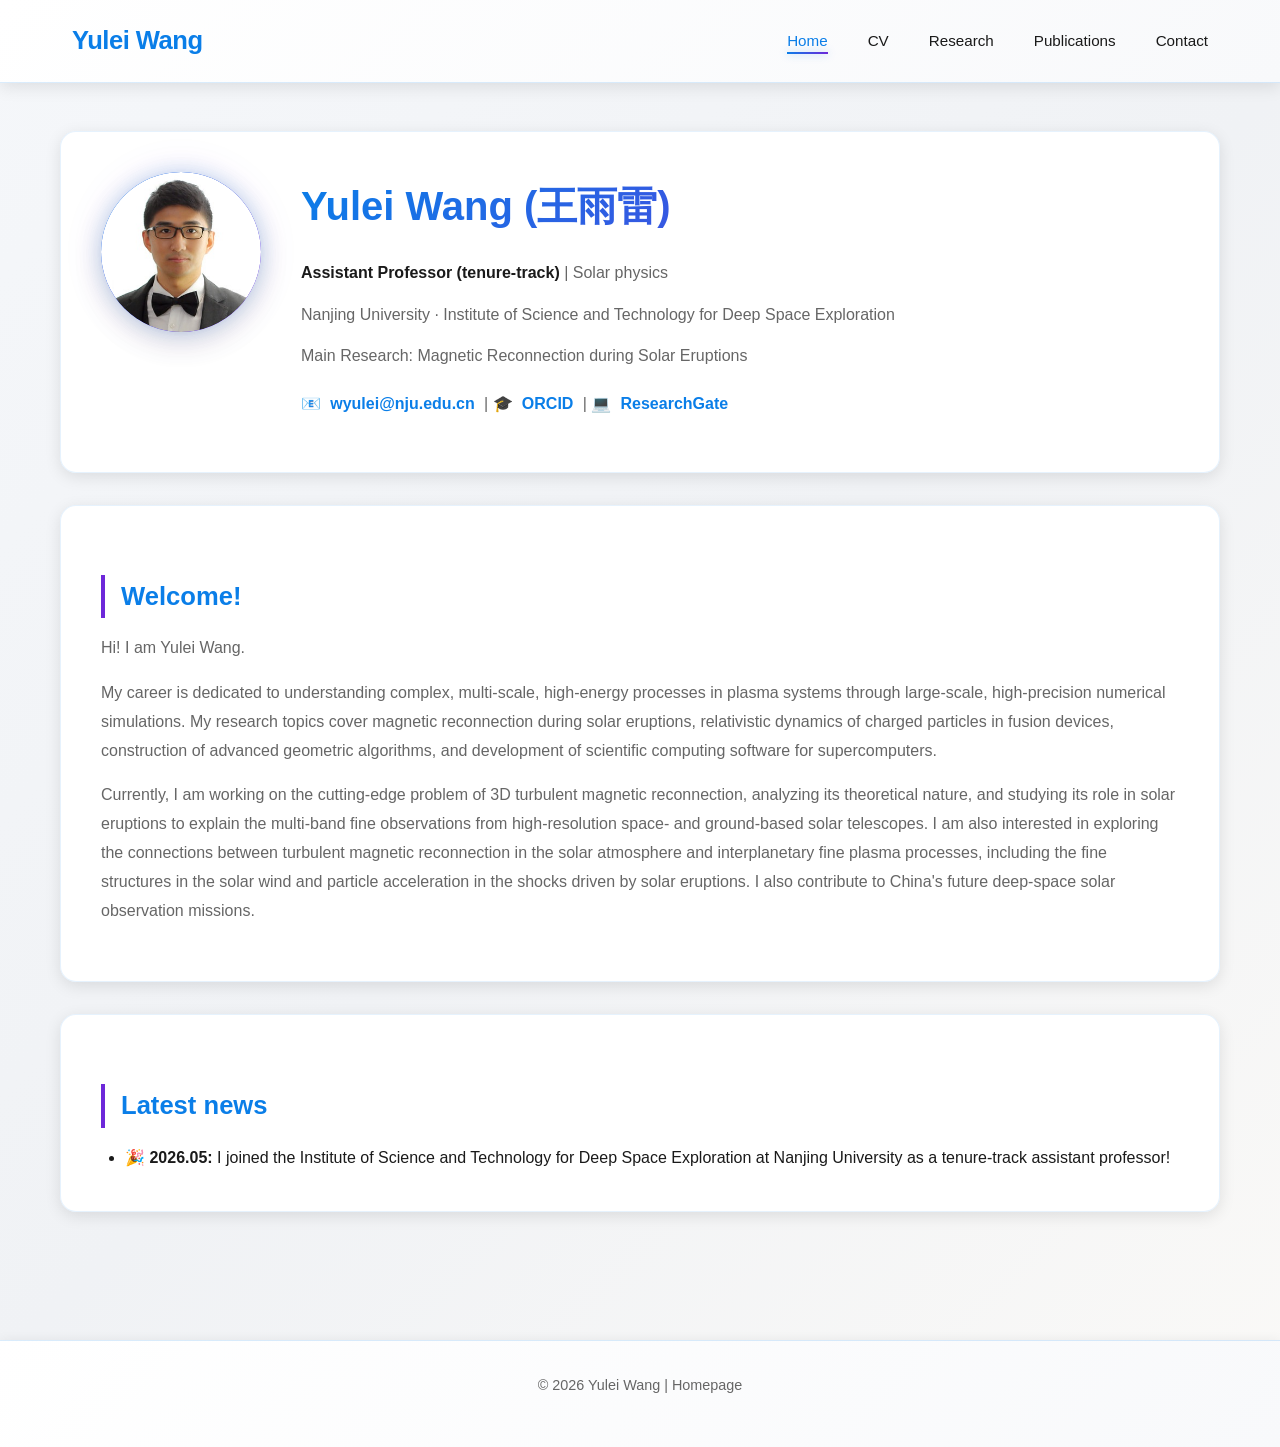
<file: index.html>
<!DOCTYPE html>
<html lang="en">
<head>
    <meta charset="UTF-8">
    <meta name="viewport" content="width=device-width, initial-scale=1.0">
    <title>Yulei Wang | Homepage</title>
    <link rel="stylesheet" href="style.css">
</head>
<body>
    <header>
        <nav>
            <div class="logo"><a href="index.html">Yulei Wang</a></div>
            <ul class="nav-links">
                <li><a href="index.html" class="active">Home</a></li>
                <li><a href="cv.html">CV</a></li>
                <li><a href="research.html">Research</a></li>
                <li><a href="publications.html">Publications</a></li>
                <li><a href="contact.html">Contact</a></li>
            </ul>
        </nav>
    </header>

    <main>
        <div class="container">
            <div class="card">
                <div class="profile">
                    <div class="avatar">
                        <img src="wyl.jpg" alt="Yulei Wang">
                    </div>
                    <div class="bio">
                        <h1>Yulei Wang (王雨雷)</h1>
                        <p><strong>Assistant Professor (tenure-track)</strong> | Solar physics</p>
                        <p>Nanjing University · Institute of Science and Technology for Deep Space Exploration</p>
                        <p>Main Research: Magnetic Reconnection during Solar Eruptions</p>
                        <p style="margin-top: 1.2rem;">
                            📧 <a href="mailto:wyulei@nju.edu.cn">wyulei@nju.edu.cn</a> | 
                            🎓 <a href="https://orcid.org/0000-0001-9863-5917" target="_blank">ORCID</a> | 
                            💻 <a href="https://www.researchgate.net/profile/Yulei-Wang-4" target="_blank">ResearchGate</a>
                        </p>
                    </div>
                </div>
            </div>

            <div class="card">
                <h2>Welcome!</h2>
                <p>Hi! I am Yulei Wang.</p>
                <p>My career is dedicated to understanding complex, multi-scale, high-energy processes in plasma systems through large-scale, high-precision numerical simulations. My research topics cover magnetic reconnection during solar eruptions, relativistic dynamics of charged particles in fusion devices, construction of advanced geometric algorithms, and development of scientific computing software for supercomputers.</p>
                <p>Currently, I am working on the cutting-edge problem of 3D turbulent magnetic reconnection, analyzing its theoretical nature, and studying its role in solar eruptions to explain the multi-band fine observations from high-resolution space- and ground-based solar telescopes. I am also interested in exploring the connections between turbulent magnetic reconnection in the solar atmosphere and interplanetary fine plasma processes, including the fine structures in the solar wind and particle acceleration in the shocks driven by solar eruptions. I also contribute to China's future deep-space solar observation missions.</p>
            </div>

            <div class="card">
                <h2>Latest news</h2>
                <ul style="margin-left: 1.5rem;">
                    <li>🎉 <strong>2026.05:</strong> I joined the Institute of Science and Technology for Deep Space Exploration at Nanjing University as a tenure-track assistant professor!</li>
                </ul>
            </div>
        </div>
    </main>

    <footer>
        <p>© 2026 Yulei Wang | Homepage</p>
    </footer>
</body>
</html>
</file>
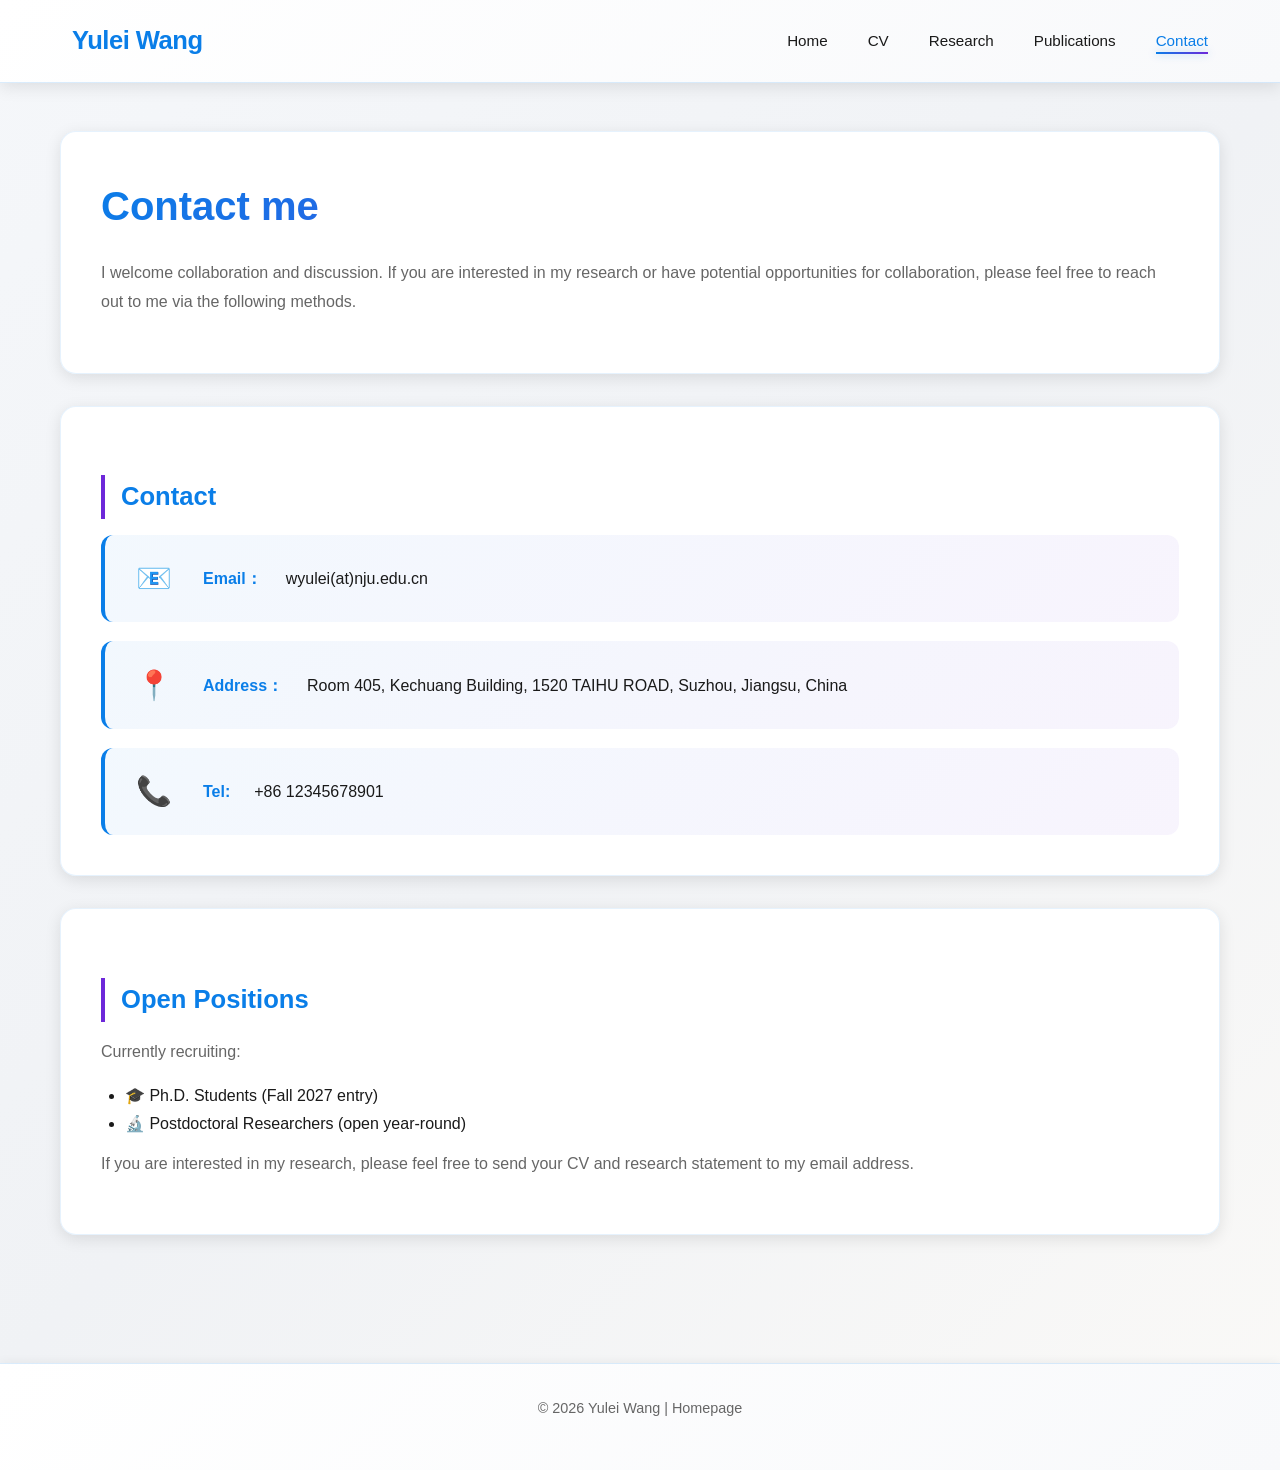
<file: contact.html>
<!DOCTYPE html>
<html lang="en">
<head>
    <meta charset="UTF-8">
    <meta name="viewport" content="width=device-width, initial-scale=1.0">
    <title>Contact - Yulei Wang</title>
    <link rel="stylesheet" href="style.css">
</head>
<body>
    <header>
        <nav>
            <div class="logo"><a href="index.html">Yulei Wang</a></div>
            <ul class="nav-links">
                <li><a href="index.html">Home</a></li>
                <li><a href="cv.html">CV</a></li>
                <li><a href="research.html">Research</a></li>
                <li><a href="publications.html">Publications</a></li>
                <li><a href="contact.html" class="active">Contact</a></li>
            </ul>
        </nav>
    </header>

    <main>
        <div class="container">
            <div class="card">
                <h1>Contact me</h1>
                <p>I welcome collaboration and discussion. If you are interested in my research or have potential opportunities for collaboration, please feel free to reach out to me via the following methods.</p>
            </div>

            <div class="card">
                <h2>Contact</h2>
                <div class="contact-info">
                    <div class="contact-row"><span class="contact-icon">📧</span> <strong>Email：</strong>wyulei(at)nju.edu.cn</div>
                    <div class="contact-row"><span class="contact-icon">📍</span> <strong> Address：</strong>Room 405, Kechuang Building, 1520 TAIHU ROAD, Suzhou, Jiangsu, China</div>
                    <div class="contact-row"><span class="contact-icon">📞</span> <strong>Tel: </strong>+86 12345678901</div>
                </div>
            </div>
            
            <div class="card">
                <h2>Open Positions</h2>
                <p>Currently recruiting:</p>
                <ul style="margin: 0.5rem 0 0 1.5rem;">
                    <li>🎓 Ph.D. Students (Fall 2027 entry)</li>
                    <li>🔬 Postdoctoral Researchers (open year-round)</li>
                </ul>
                <p style="margin-top: 0.8rem;">If you are interested in my research, please feel free to send your CV and research statement to my email address.</p>
            </div>
        </div>
    </main>

    <footer>
        <p>© 2026 Yulei Wang | Homepage</p>
    </footer>
</body>
</html>
</file>
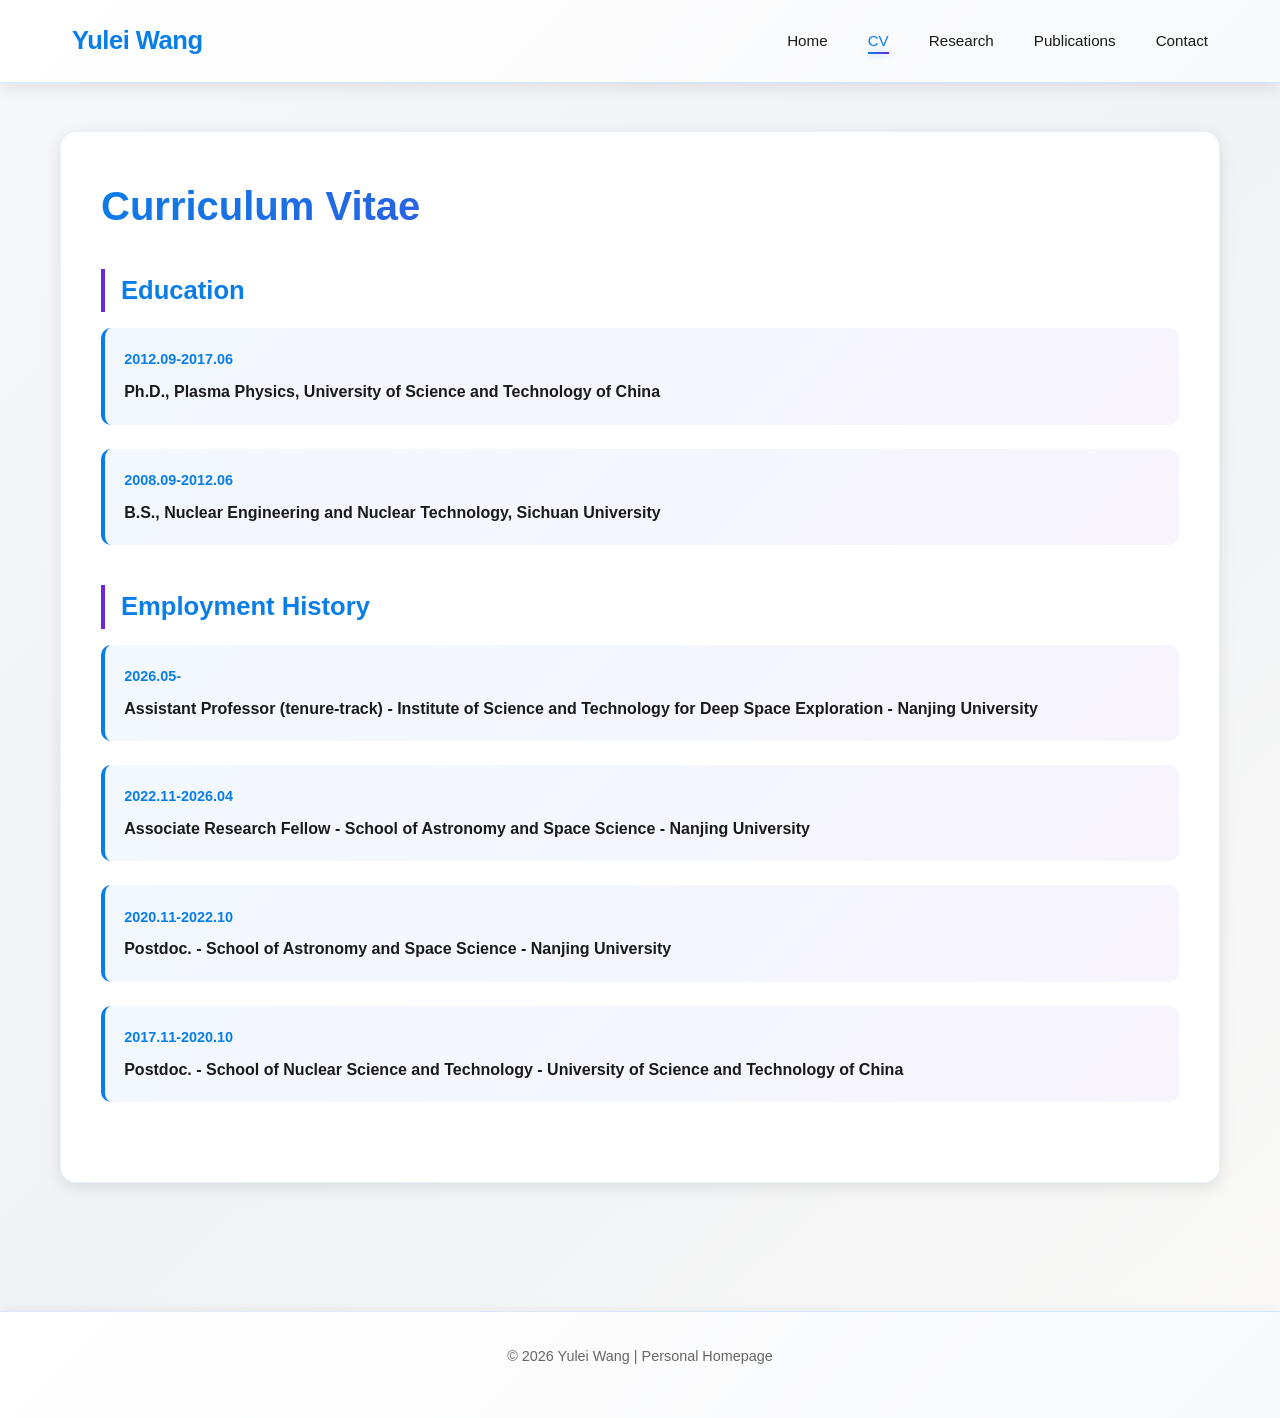
<file: cv.html>
<!DOCTYPE html>
<html lang="en">
<head>
    <meta charset="UTF-8">
    <meta name="viewport" content="width=device-width, initial-scale=1.0">
    <title>CV - Yulei Wang</title>
    <link rel="stylesheet" href="style.css">
</head>
<body>
    <header>
        <nav>
            <div class="logo"><a href="index.html">Yulei Wang</a></div>
            <ul class="nav-links">
                <li><a href="index.html">Home</a></li>
                <li><a href="cv.html" class="active">CV</a></li>
                <li><a href="research.html">Research</a></li>
                <li><a href="publications.html">Publications</a></li>
                <li><a href="contact.html">Contact</a></li>
            </ul>
        </nav>
    </header>

    <main>
        <div class="container">
            <div class="card">
                <h1>Curriculum Vitae</h1>

                <div class="cv-section">
                    <h2>Education</h2>
                    <div class="cv-item"><span class="cv-date">2012.09-2017.06</span><span class="cv-title">Ph.D., Plasma Physics, University of Science and Technology of China</span></div>
                    <div class="cv-item"><span class="cv-date">2008.09-2012.06</span><span class="cv-title">B.S., Nuclear Engineering and Nuclear Technology, Sichuan University</span></div>
                </div>

                <div class="cv-section">
                    <h2>Employment History</h2>
                    <div class="cv-item"><span class="cv-date">2026.05-</span><span class="cv-title">Assistant Professor (tenure-track) - Institute of Science and Technology for Deep Space Exploration - Nanjing University</span></div>
                    <div class="cv-item"><span class="cv-date">2022.11-2026.04</span><span class="cv-title">Associate Research Fellow - School of Astronomy and Space Science - Nanjing University</span></div>
                    <div class="cv-item"><span class="cv-date">2020.11-2022.10</span><span class="cv-title">Postdoc. - School of Astronomy and Space Science - Nanjing University</span></div>
                    <div class="cv-item"><span class="cv-date">2017.11-2020.10</span><span class="cv-title">Postdoc. - School of Nuclear Science and Technology - University of Science and Technology of China</span></div>
                </div>
            </div>
        </div>
    </main>

    <footer>
        <p>&copy; 2026 Yulei Wang | Personal Homepage</p>
    </footer>
</body>
</html>
</file>
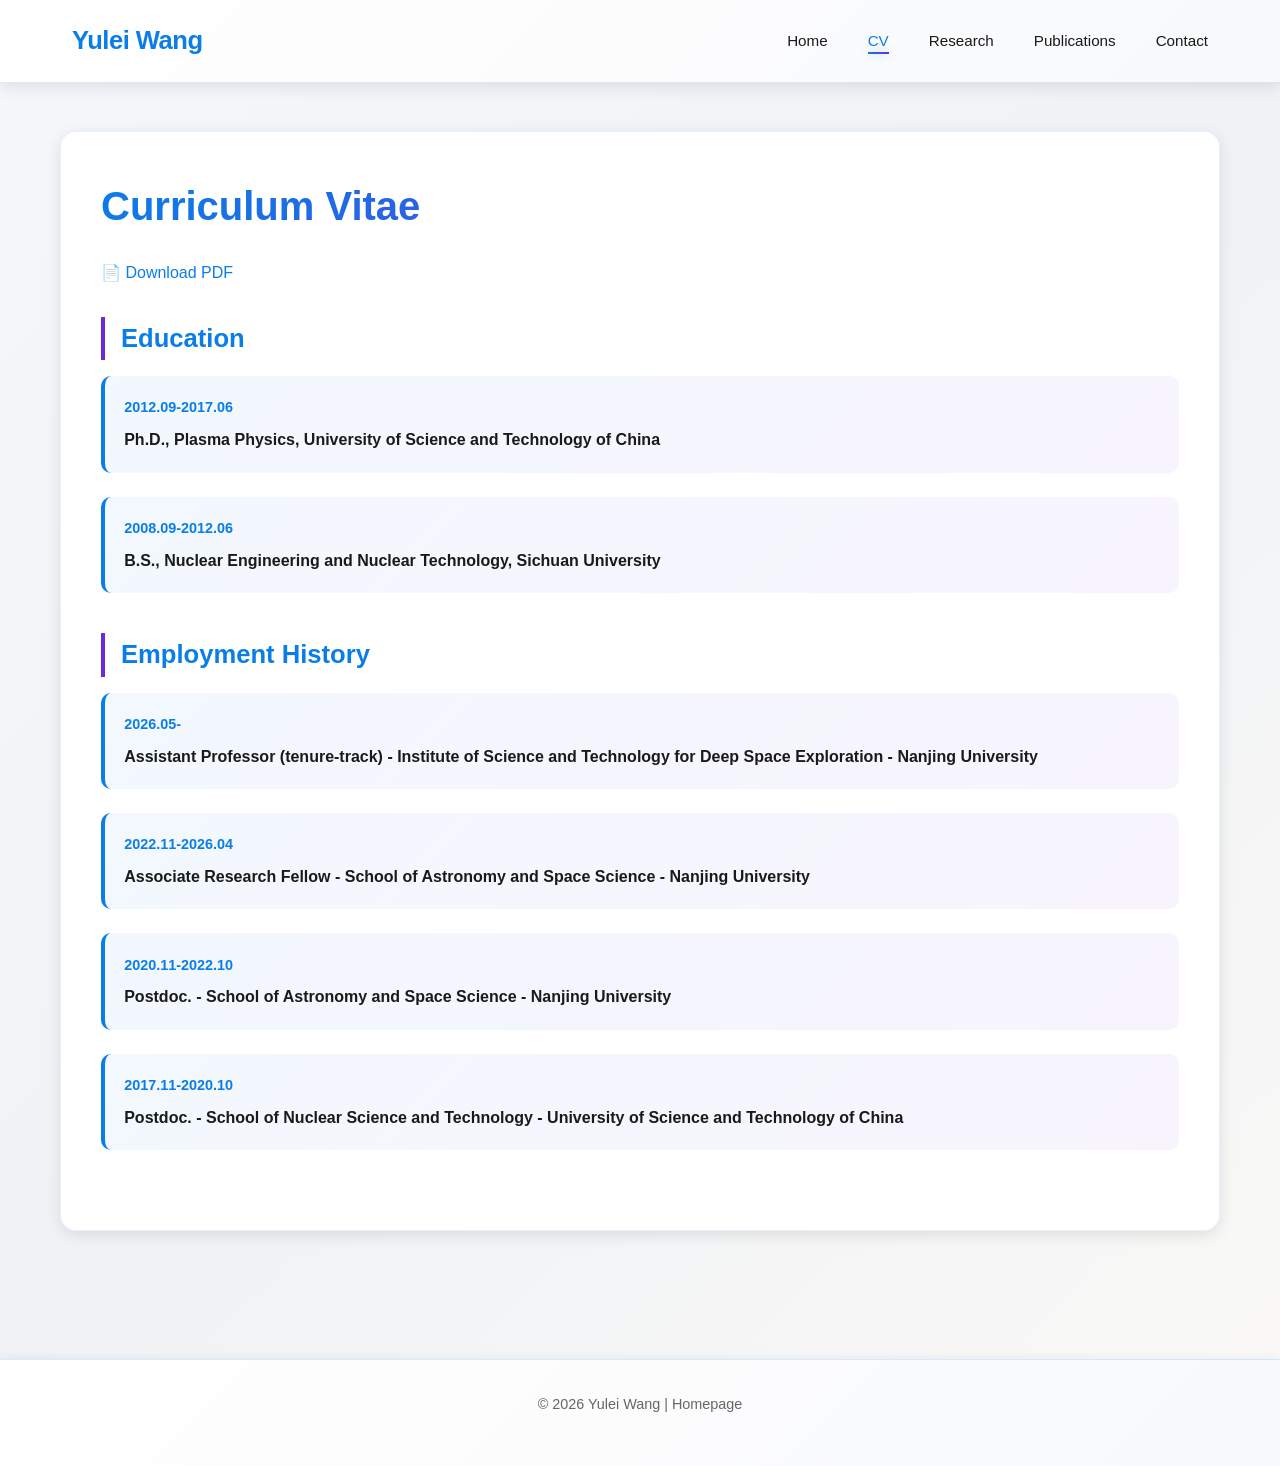
<file: cv.html.html>
<!DOCTYPE html>
<html lang="zh-CN">
<head>
    <meta charset="UTF-8">
    <meta name="viewport" content="width=device-width, initial-scale=1.0">
    <title>CV - Yulei Wang</title>
    <link rel="stylesheet" href="style.css">
</head>
<body>
    <header>
        <nav>
            <div class="logo"><a href="index.html">Yulei Wang</a></div>
            <ul class="nav-links">
                <li><a href="index.html">Home</a></li>
                <li><a href="cv.html" class="active">CV</a></li>
                <li><a href="research.html">Research</a></li>
                <li><a href="publications.html">Publications</a></li>
                <li><a href="contact.html">Contact</a></li>
            </ul>
        </nav>
    </header>

    <main>
        <div class="container">
            <div class="card">
                <h1>Curriculum Vitae</h1>
                <p style="margin-bottom: 1rem;"><a href="cv-wyl-202605.pdf">📄 Download PDF</a></p>

                <div class="cv-section">
                    <h2>Education</h2>
                    <div class="cv-item"><span class="cv-date">2012.09-2017.06</span><span class="cv-title">Ph.D., Plasma Physics, University of Science and Technology of China</span></div>
                    <div class="cv-item"><span class="cv-date">2008.09-2012.06</span><span class="cv-title">B.S., Nuclear Engineering and Nuclear Technology, Sichuan University</span></div>
                </div>

                <div class="cv-section">
                    <h2>Employment History</h2>
                    <div class="cv-item"><span class="cv-date">2026.05-</span><span class="cv-title">Assistant Professor (tenure-track) - Institute of Science and Technology for Deep Space Exploration - Nanjing University</span></div>
                    <div class="cv-item"><span class="cv-date">2022.11-2026.04</span><span class="cv-title">Associate Research Fellow - School of Astronomy and Space Science - Nanjing University</span></div>
                    <div class="cv-item"><span class="cv-date">2020.11-2022.10</span><span class="cv-title">Postdoc. - School of Astronomy and Space Science - Nanjing University</span></div>
                    <div class="cv-item"><span class="cv-date">2017.11-2020.10</span><span class="cv-title">Postdoc. - School of Nuclear Science and Technology - University of Science and Technology of China</span></div>
                </div>
            </div>
        </div>
    </main>

    <footer>
        <p>© 2026 Yulei Wang | Homepage</p>
    </footer>
</body>
</html>
</file>
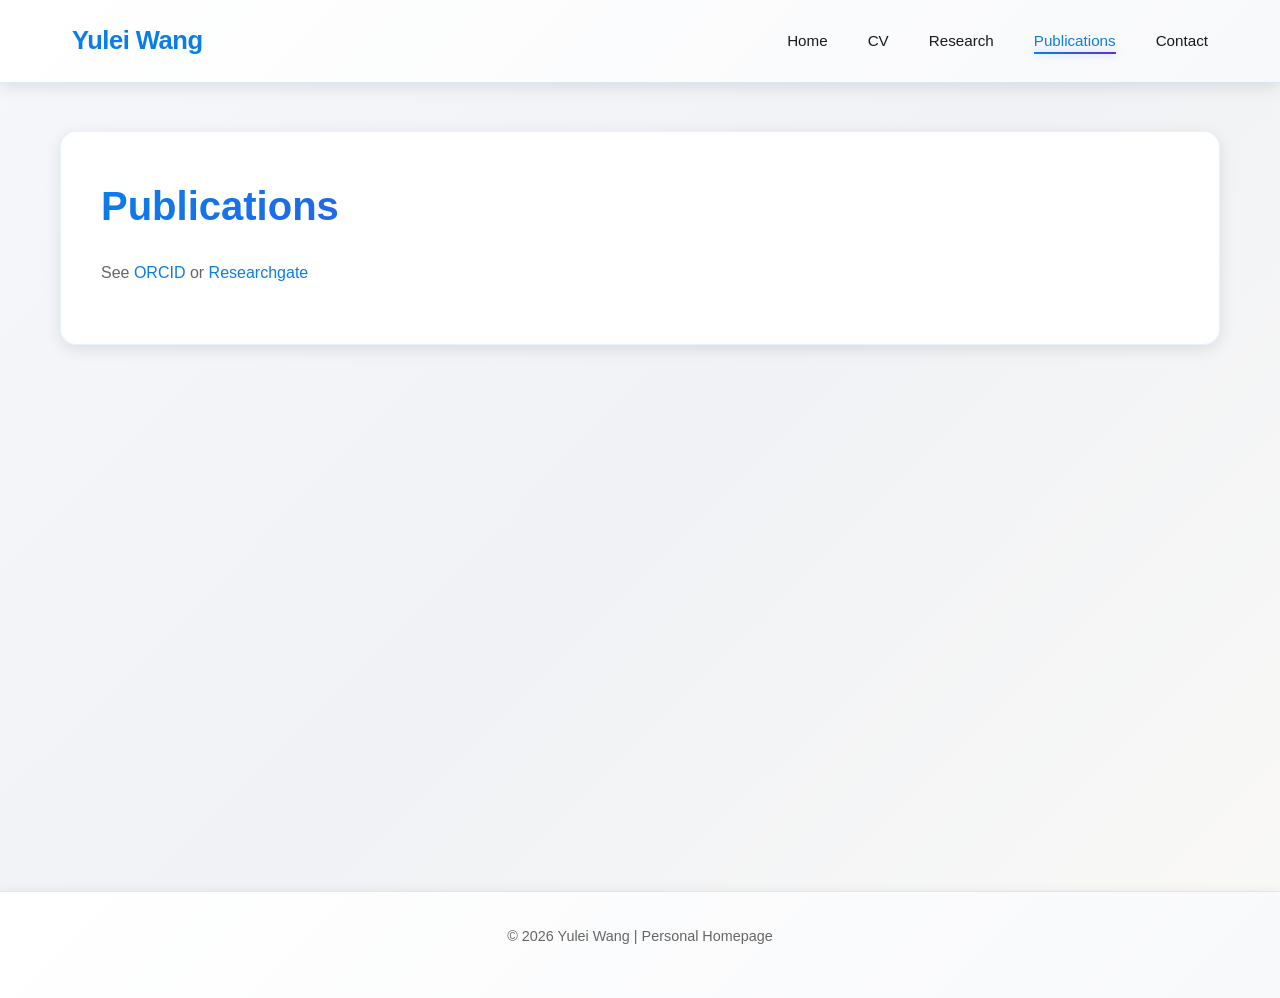
<file: publications.html>
<!DOCTYPE html>
<html lang="en">
<head>
    <meta charset="UTF-8">
    <meta name="viewport" content="width=device-width, initial-scale=1.0">
    <title>Publications - Yulei Wang</title>
    <link rel="stylesheet" href="style.css">
</head>
<body>
    <header>
        <nav>
            <div class="logo"><a href="index.html">Yulei Wang</a></div>
            <ul class="nav-links">
                <li><a href="index.html">Home</a></li>
                <li><a href="cv.html">CV</a></li>
                <li><a href="research.html">Research</a></li>
                <li><a href="publications.html" class="active">Publications</a></li>
                <li><a href="contact.html">Contact</a></li>
            </ul>
        </nav>
    </header>

    <main>
        <div class="container">
            <div class="card">
                <h1>Publications</h1>
                <p>See <a href="https://orcid.org/0000-0001-9863-5917">ORCID</a> or <a href="https://www.researchgate.net/profile/Yulei-Wang-4">Researchgate</a></p>
            </div>
        </div>
    </main>

    <footer>
        <p>&copy; 2026 Yulei Wang | Personal Homepage</p>
    </footer>
</body>
</html>
</file>
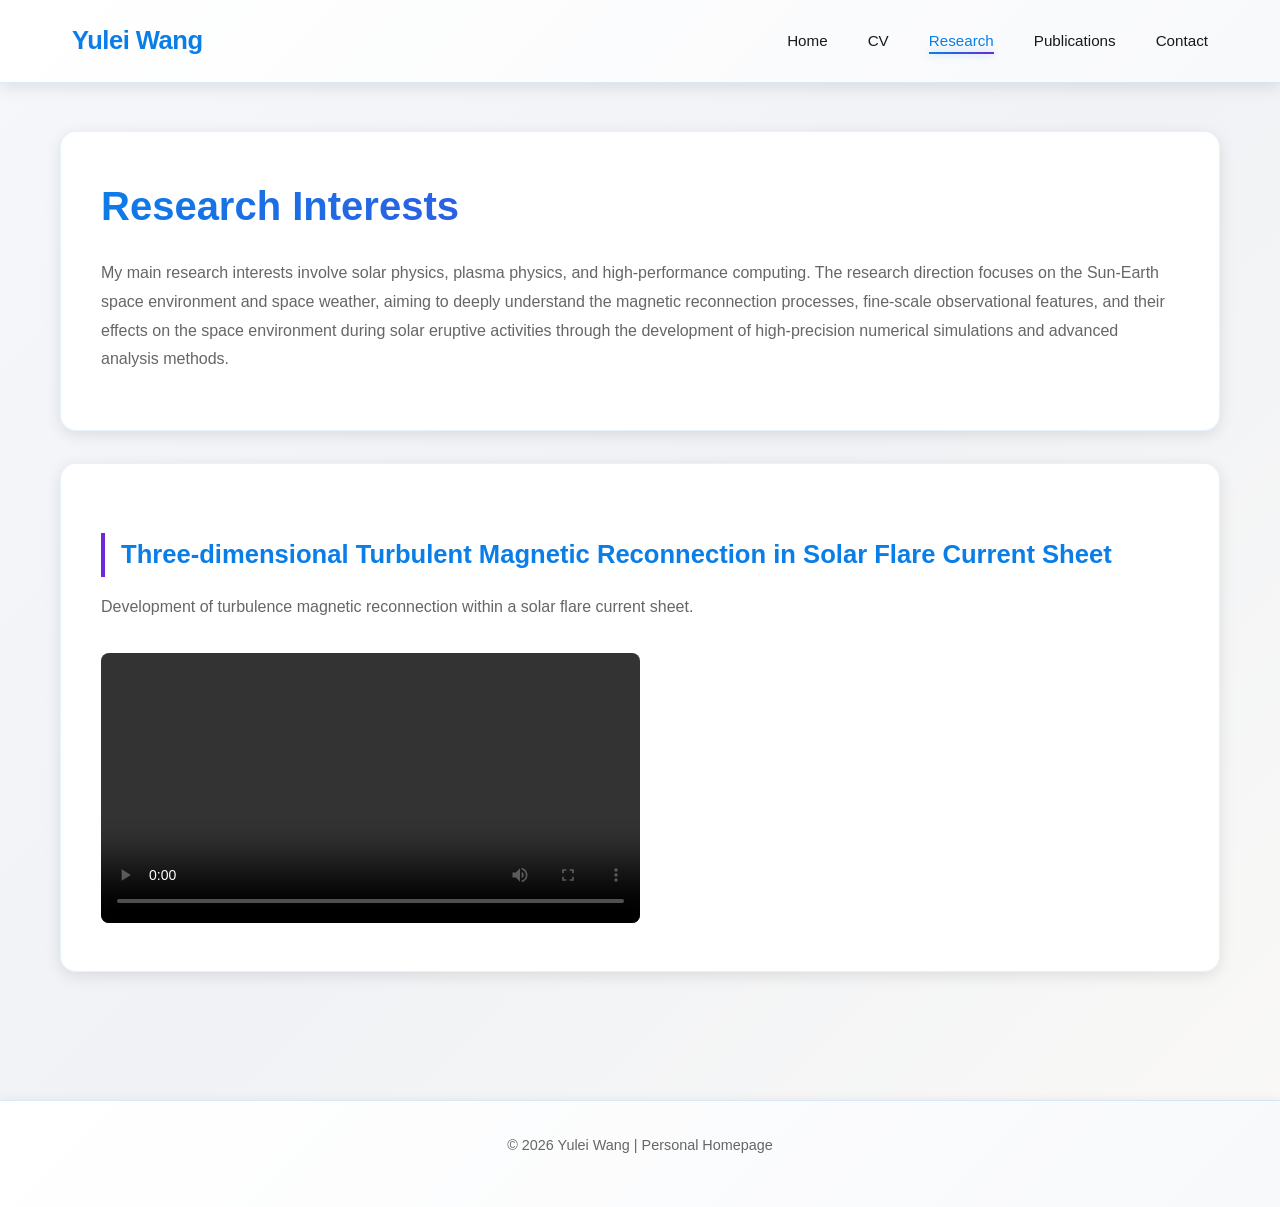
<file: research.html>
<!DOCTYPE html>
<html lang="en">
<head>
    <meta charset="UTF-8">
    <meta name="viewport" content="width=device-width, initial-scale=1.0">
    <title>Research - Yulei Wang</title>
    <link rel="stylesheet" href="style.css">
</head>
<body>
    <header>
        <nav>
            <div class="logo"><a href="index.html">Yulei Wang</a></div>
            <ul class="nav-links">
                <li><a href="index.html">Home</a></li>
                <li><a href="cv.html">CV</a></li>
                <li><a href="research.html" class="active">Research</a></li>
                <li><a href="publications.html">Publications</a></li>
                <li><a href="contact.html">Contact</a></li>
            </ul>
        </nav>
    </header>

    <main>
        <div class="container">
            <div class="card">
                <h1>Research Interests</h1>
                <p>My main research interests involve solar physics, plasma physics, and high-performance computing. The research direction focuses on the Sun-Earth space environment and space weather, aiming to deeply understand the magnetic reconnection processes, fine-scale observational features, and their effects on the space environment during solar eruptive activities through the development of high-precision numerical simulations and advanced analysis methods.</p>
            </div>

            <div class="card">
                <h2>Three-dimensional Turbulent Magnetic Reconnection in Solar Flare Current Sheet</h2>
                <p>Development of turbulence magnetic reconnection within a solar flare current sheet.</p>
                <video width="50%" controls style="margin-top: 1rem; border-radius: 8px;">
                    <source src="flareCS3D-1.mp4" type="video/mp4">
                    Wang et al. 2023
                </video>
            </div>
        </div>
    </main>

    <footer>
        <p>&copy; 2026 Yulei Wang | Personal Homepage</p>
    </footer>
</body>
</html>
</file>
<file: style.css>
/* 全局样式 */
:root {
    --primary-color: #0a7ee8;
    --secondary-color: #6d28d9;
    --accent-color: #d91e63;
    --text-dark: #1a1a1a;
    --text-light: #666666;
    --bg-light: #f8f9fb;
    --bg-lighter: #ffffff;
    --border-color: #e0e0e0;
    --glow-cyan: 0 0 20px rgba(10, 126, 232, 0.15);
    --glow-purple: 0 0 20px rgba(109, 40, 217, 0.15);
    --shadow-sm: 0 2px 8px rgba(0,0,0,0.08);
    --shadow-md: 0 4px 16px rgba(0,0,0,0.1);
    --shadow-lg: 0 10px 30px rgba(0,0,0,0.12);
}

* {
    margin: 0;
    padding: 0;
    box-sizing: border-box;
}

html {
    scroll-behavior: smooth;
}

body {
    font-family: -apple-system, BlinkMacSystemFont, 'Segoe UI', 'Roboto', 'Oxygen', 'Ubuntu', 'Cantarell', 'Fira Sans', sans-serif;
    line-height: 1.7;
    color: var(--text-dark);
    background: linear-gradient(135deg, #f5f7fa 0%, #f0f2f5 50%, #faf9f7 100%);
    min-height: 100vh;
}

.container {
    max-width: 1200px;
    margin: 0 auto;
    padding: 0 20px;
}

a {
    color: var(--primary-color);
    text-decoration: none;
    transition: all 0.3s ease;
}

a:hover {
    color: var(--secondary-color);
}

/* 导航栏 */
header {
    background: linear-gradient(135deg, #ffffff 0%, #f8f9fb 100%);
    box-shadow: var(--shadow-md);
    border-bottom: 1px solid rgba(10, 126, 232, 0.15);
    position: sticky;
    top: 0;
    z-index: 100;
}

nav {
    display: flex;
    justify-content: space-between;
    align-items: center;
    padding: 1.2rem 2rem;
    max-width: 1200px;
    margin: 0 auto;
}

.logo a {
    font-size: 1.6rem;
    font-weight: 700;
    color: var(--primary-color);
    text-decoration: none;
    letter-spacing: -0.5px;
    transition: transform 0.3s ease;
}

.logo a:hover {
    transform: scale(1.05);
    color: var(--secondary-color);
}

.nav-links {
    display: flex;
    list-style: none;
    gap: 2.5rem;
}

.nav-links a {
    text-decoration: none;
    color: var(--text-dark);
    font-weight: 500;
    font-size: 0.95rem;
    position: relative;
    transition: color 0.3s ease;
}

.nav-links a::after {
    content: '';
    position: absolute;
    width: 0;
    height: 2px;
    bottom: -5px;
    left: 0;
    background: linear-gradient(90deg, var(--primary-color), var(--secondary-color));
    transition: width 0.3s ease;
    box-shadow: 0 0 8px rgba(10, 126, 232, 0.4);
}

.nav-links a:hover::after,
.nav-links a.active::after {
    width: 100%;
}

.nav-links a:hover,
.nav-links a.active {
    color: var(--primary-color);
}

/* 主内容区 */
main {
    min-height: calc(100vh - 140px);
    padding: 3rem 0;
}

/* 通用卡片样式 */
.card {
    background: rgba(255, 255, 255, 0.95);
    border-radius: 16px;
    padding: 2.5rem;
    margin-bottom: 2rem;
    box-shadow: var(--shadow-md);
    transition: all 0.3s ease;
    border: 1px solid rgba(10, 126, 232, 0.1);
    backdrop-filter: blur(10px);
}

.card:hover {
    transform: translateY(-4px);
    box-shadow: var(--shadow-lg), var(--glow-cyan);
    border-color: rgba(10, 126, 232, 0.3);
}

h1 {
    font-size: 2.5rem;
    color: var(--primary-color);
    margin-bottom: 1.2rem;
    font-weight: 700;
    background: linear-gradient(135deg, var(--primary-color), var(--secondary-color));
    -webkit-background-clip: text;
    -webkit-text-fill-color: transparent;
    background-clip: text;
}

h2 {
    font-size: 1.6rem;
    color: var(--primary-color);
    margin: 1.8rem 0 1rem 0;
    padding-left: 1rem;
    border-left: 4px solid var(--secondary-color);
    font-weight: 700;
}

h3 {
    font-size: 1.2rem;
    color: var(--primary-color);
    margin: 1.2rem 0 0.6rem 0;
    font-weight: 600;
}

p {
    color: var(--text-light);
    margin-bottom: 1rem;
    line-height: 1.8;
}

/* 个人资料区域 */
.profile {
    display: flex;
    gap: 2.5rem;
    align-items: flex-start;
    flex-wrap: wrap;
}

.avatar {
    width: 160px;
    height: 160px;
    background: linear-gradient(135deg, var(--primary-color), var(--secondary-color));
    border-radius: 50%;
    display: flex;
    align-items: center;
    justify-content: center;
    color: white;
    font-size: 3.5rem;
    font-weight: bold;
    box-shadow: var(--shadow-lg), 0 0 20px rgba(10, 126, 232, 0.2), 0 0 40px rgba(109, 40, 217, 0.1);
    flex-shrink: 0;
    position: relative;
    overflow: hidden;
}

.avatar::after {
    content: '';
    position: absolute;
    inset: -4px;
    border-radius: 50%;
    background: linear-gradient(135deg, var(--secondary-color), var(--accent-color));
    opacity: 0.1;
    z-index: -1;
}

.avatar img {
    width: 100%;
    height: 100%;
    object-fit: cover;
    object-position: center;
    border-radius: 50%;
}

.bio {
    flex: 1;
    min-width: 250px;
}

.bio h1 {
    margin-top: 0;
}

.bio p {
    margin: 0.8rem 0;
    color: var(--text-light);
}

.bio p strong {
    color: var(--text-dark);
    font-weight: 600;
}

.bio a {
    display: inline-block;
    margin: 0 0.3rem;
    font-weight: 600;
    position: relative;
}

/* 研究条目和出版物 */
.research-item,
.pub-item {
    margin-bottom: 1.8rem;
    padding-bottom: 1.8rem;
    border-bottom: 1px solid var(--border-color);
    transition: all 0.3s ease;
}

.research-item:hover,
.pub-item:hover {
    padding-left: 1rem;
    border-left: 3px solid var(--primary-color);
    background: rgba(10, 126, 232, 0.05);
}

.research-item:last-child,
.pub-item:last-child {
    border-bottom: none;
}

.pub-title {
    font-weight: 700;
    color: var(--primary-color);
    font-size: 1.1rem;
    margin-bottom: 0.5rem;
}

.pub-authors {
    color: var(--text-light);
    font-size: 0.9rem;
    margin-bottom: 0.5rem;
}

.pub-venue {
    color: var(--text-light);
    font-size: 0.85rem;
    font-style: italic;
    margin-bottom: 0.5rem;
}

.pub-links {
    margin-top: 0.8rem;
}

.pub-links a {
    display: inline-block;
    color: var(--primary-color);
    text-decoration: none;
    font-size: 0.85rem;
    margin-right: 1.2rem;
    font-weight: 600;
    position: relative;
}

.pub-links a::after {
    content: '→';
    margin-left: 0.3rem;
    display: inline-block;
    transition: transform 0.3s ease;
}

.pub-links a:hover::after {
    transform: translateX(4px);
}

/* CV页面 */
.cv-section {
    margin-bottom: 2.5rem;
}

.cv-item {
    margin-bottom: 1.5rem;
    padding: 1.2rem;
    background: linear-gradient(135deg, rgba(10, 126, 232, 0.05) 0%, rgba(109, 40, 217, 0.05) 100%);
    border-radius: 10px;
    border-left: 4px solid var(--primary-color);
    transition: all 0.3s ease;
}

.cv-item:hover {
    transform: translateX(8px);
    box-shadow: var(--shadow-sm);
    border-left-color: var(--accent-color);
    background: linear-gradient(135deg, rgba(10, 126, 232, 0.08) 0%, rgba(109, 40, 217, 0.08) 100%);
}

.cv-date {
    font-weight: 700;
    color: var(--primary-color);
    display: block;
    font-size: 0.9rem;
    margin-bottom: 0.4rem;
}

.cv-title {
    font-weight: 600;
    color: var(--text-dark);
    line-height: 1.6;
}

/* 联系页面 */
.contact-info {
    display: flex;
    flex-direction: column;
    gap: 1.2rem;
}

.contact-row {
    display: flex;
    align-items: center;
    gap: 1.5rem;
    padding: 1.2rem 1.5rem;
    background: linear-gradient(135deg, rgba(10, 126, 232, 0.05) 0%, rgba(109, 40, 217, 0.05) 100%);
    border-radius: 12px;
    border-left: 4px solid var(--primary-color);
    transition: all 0.3s ease;
}

.contact-row:hover {
    transform: translateX(8px);
    box-shadow: var(--shadow-sm);
    border-left-color: var(--accent-color);
    background: linear-gradient(135deg, rgba(10, 126, 232, 0.08) 0%, rgba(109, 40, 217, 0.08) 100%);
}

.contact-icon {
    font-size: 1.8rem;
    min-width: 50px;
    display: flex;
    align-items: center;
    justify-content: center;
}

.contact-row strong {
    color: var(--primary-color);
    font-weight: 700;
}

/* 页脚 */
footer {
    background: linear-gradient(135deg, #ffffff 0%, #f8f9fb 100%);
    text-align: center;
    padding: 2rem;
    color: var(--text-light);
    font-size: 0.9rem;
    margin-top: 3rem;
    border-top: 1px solid rgba(10, 126, 232, 0.15);
    box-shadow: 0 -1px 10px rgba(0, 0, 0, 0.05);
}

footer p {
    color: var(--text-light);
}

/* 响应式 */
@media (max-width: 768px) {
    nav {
        flex-direction: column;
        gap: 1rem;
        padding: 1rem;
    }
    
    .nav-links {
        gap: 1rem;
        flex-wrap: wrap;
        justify-content: center;
    }
    
    .profile {
        flex-direction: column;
        align-items: center;
        text-align: center;
    }
    
    .avatar {
        width: 140px;
        height: 140px;
    }
    
    .cv-date {
        display: block;
        margin-bottom: 0.4rem;
    }
    
    h1 {
        font-size: 2rem;
    }
    
    h2 {
        font-size: 1.3rem;
    }
    
    .card {
        padding: 1.5rem;
    }
}
</file>
